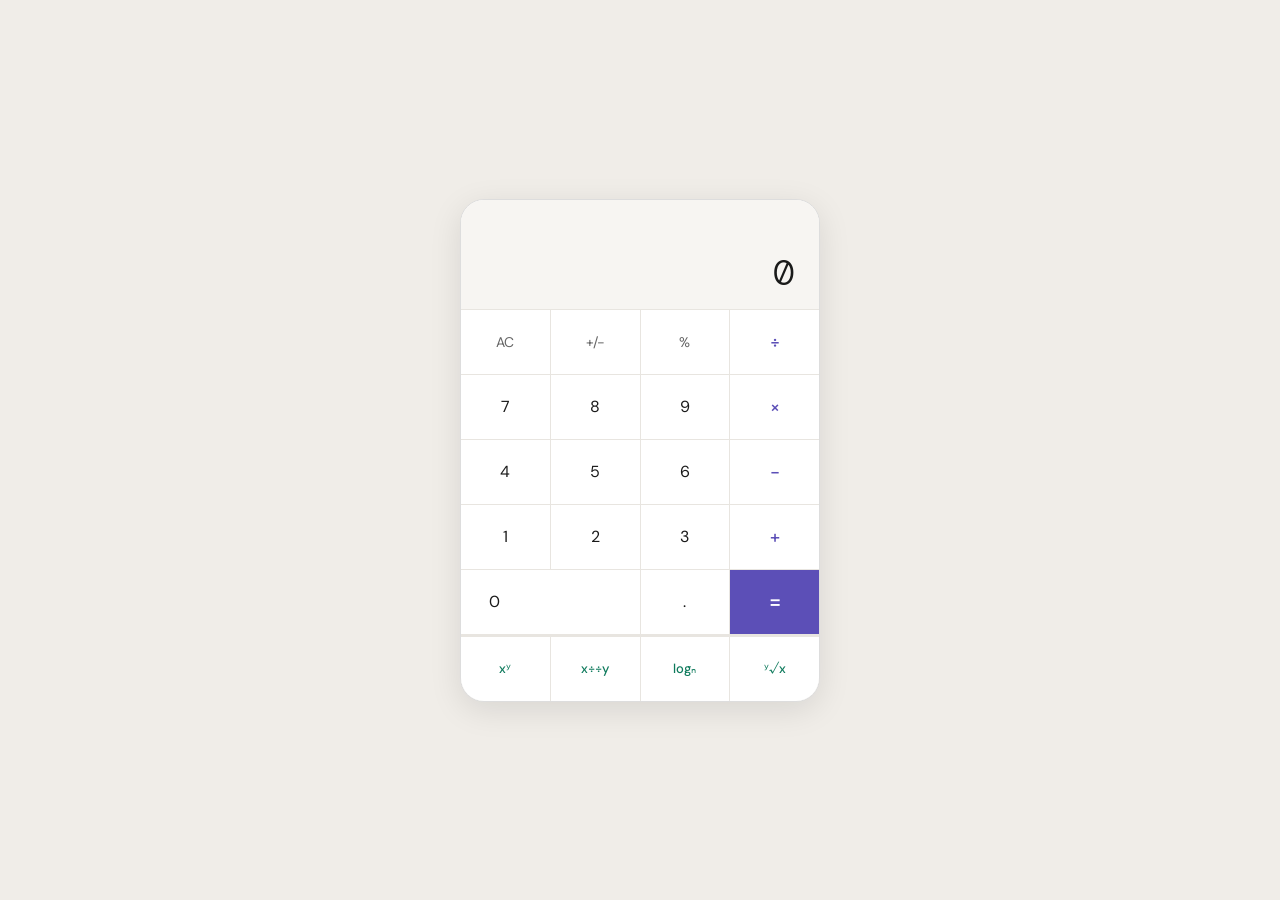
<file: index.html>
<!DOCTYPE html>
<html lang="pt-BR">
<head>
  <meta charset="UTF-8" />
  <meta name="viewport" content="width=device-width, initial-scale=1.0" />
  <title>Calculadora</title>
  <link href="https://fonts.googleapis.com/css2?family=DM+Mono:wght@300;400;500&family=DM+Sans:wght@300;400;500&display=swap" rel="stylesheet" />
  <link rel="stylesheet" href="style.css" />
</head>
<body>

  <div class="calc">

    <!-- Display -->
    <div class="display">
      <div class="expr"   id="expr"></div>
      <div class="result" id="result">0</div>
    </div>

    <!-- Teclado -->
    <div class="btns">

      <!-- Linha 1: funções básicas -->
      <button class="btn fn"  data-action="clear">AC</button>
      <button class="btn fn"  data-action="sign">+/−</button>
      <button class="btn fn"  data-action="percent">%</button>
      <button class="btn op"  data-action="op" data-val="÷">÷</button>

      <!-- Linhas 2–4: dígitos + operadores -->
      <button class="btn"     data-action="num" data-val="7">7</button>
      <button class="btn"     data-action="num" data-val="8">8</button>
      <button class="btn"     data-action="num" data-val="9">9</button>
      <button class="btn op"  data-action="op"  data-val="×">×</button>

      <button class="btn"     data-action="num" data-val="4">4</button>
      <button class="btn"     data-action="num" data-val="5">5</button>
      <button class="btn"     data-action="num" data-val="6">6</button>
      <button class="btn op"  data-action="op"  data-val="−">−</button>

      <button class="btn"     data-action="num" data-val="1">1</button>
      <button class="btn"     data-action="num" data-val="2">2</button>
      <button class="btn"     data-action="num" data-val="3">3</button>
      <button class="btn op"  data-action="op"  data-val="+">+</button>

      <button class="btn zero" data-action="num" data-val="0">0</button>
      <button class="btn"     data-action="dot">.</button>
      <button class="btn eq"  data-action="eq">=</button>

      <!-- Separador visual -->
      <div class="separator"></div>

      <!--
        Funções avançadas (todas binárias — precisam de dois operandos):
          xʸ   → potenciação:     base xʸ expoente     ex: 2 xʸ 8   = 256
          x÷÷y → divisão inteira: x ÷÷ y               ex: 7 x÷÷y 2 = 3
          logₙ → logaritmo:       argumento logₙ base  ex: 8 logₙ 2 = 3
          ʸ√x  → radiciação:      radicando ʸ√x índice ex: 8 ʸ√x 3  = 2
      -->
      <button class="btn adv" data-action="op" data-val="xʸ"   title="Potenciação">xʸ</button>
      <button class="btn adv" data-action="op" data-val="x%y" title="Divisão inteira">x÷÷y</button>
      <button class="btn adv" data-action="op" data-val="logₙ" title="Logaritmo base n">logₙ</button>
      <button class="btn adv" data-action="op" data-val="ʸ√x"  title="Radiciação">ʸ√x</button>

    </div>
  </div>

  <script src="script.js"></script>
</body>
</html>
</file>
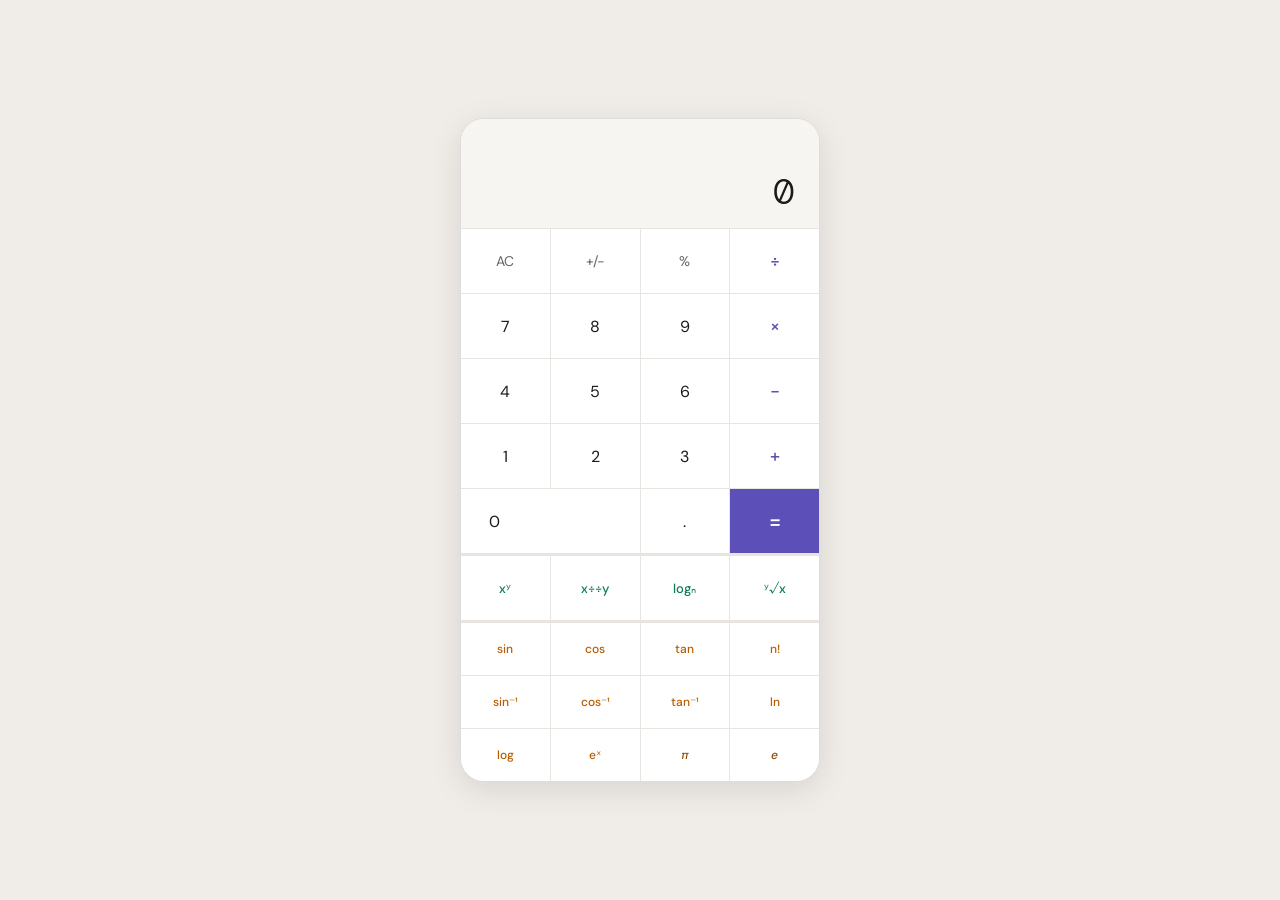
<file: científica/index(1).html>
<!DOCTYPE html>
<html lang="pt-BR">
<head>
  <meta charset="UTF-8" />
  <meta name="viewport" content="width=device-width, initial-scale=1.0" />
  <title>Calculadora Científica</title>
  <link href="https://fonts.googleapis.com/css2?family=DM+Mono:wght@300;400;500&family=DM+Sans:wght@300;400;500&display=swap" rel="stylesheet" />
  <link rel="stylesheet" href="style(2).css" />
</head>
<body>

  <div class="calc">

    <!-- Display -->
    <div class="display">
      <div class="expr"   id="expr"></div>
      <div class="result" id="result">0</div>
    </div>

    <!-- Teclado -->
    <div class="btns">

      <!-- Linha 1: funções básicas -->
      <button class="btn fn"  data-action="clear">AC</button>
      <button class="btn fn"  data-action="sign">+/−</button>
      <button class="btn fn"  data-action="percent">%</button>
      <button class="btn op"  data-action="op" data-val="÷">÷</button>

      <!-- Linhas 2–4: dígitos + operadores -->
      <button class="btn"     data-action="num" data-val="7">7</button>
      <button class="btn"     data-action="num" data-val="8">8</button>
      <button class="btn"     data-action="num" data-val="9">9</button>
      <button class="btn op"  data-action="op"  data-val="×">×</button>

      <button class="btn"     data-action="num" data-val="4">4</button>
      <button class="btn"     data-action="num" data-val="5">5</button>
      <button class="btn"     data-action="num" data-val="6">6</button>
      <button class="btn op"  data-action="op"  data-val="−">−</button>

      <button class="btn"     data-action="num" data-val="1">1</button>
      <button class="btn"     data-action="num" data-val="2">2</button>
      <button class="btn"     data-action="num" data-val="3">3</button>
      <button class="btn op"  data-action="op"  data-val="+">+</button>

      <button class="btn zero" data-action="num" data-val="0">0</button>
      <button class="btn"     data-action="dot">.</button>
      <button class="btn eq"  data-action="eq">=</button>

      <!-- Separador visual -->
      <div class="separator"></div>

      <!--
        Funções avançadas binárias (precisam de dois operandos):
          xʸ   → potenciação:     base xʸ expoente     ex: 2 xʸ 8   = 256
          x÷÷y → divisão inteira: x ÷÷ y               ex: 7 x÷÷y 2 = 3
          logₙ → logaritmo:       argumento logₙ base  ex: 8 logₙ 2 = 3
          ʸ√x  → radiciação:      radicando ʸ√x índice ex: 8 ʸ√x 3  = 2
      -->
      <button class="btn adv" data-action="op"    data-val="xʸ"   title="Potenciação">xʸ</button>
      <button class="btn adv" data-action="op"    data-val="x%y"  title="Divisão inteira">x÷÷y</button>
      <button class="btn adv" data-action="op"    data-val="logₙ" title="Logaritmo base n">logₙ</button>
      <button class="btn adv" data-action="op"    data-val="ʸ√x"  title="Radiciação">ʸ√x</button>

      <!-- Separador visual -->
      <div class="separator"></div>

      <!--
        Funções científicas unárias (operam sobre o número atual):

        TRIGONOMETRIA (entrada em graus):
          sin   → seno           ex: sin(30)  = 0.5
          cos   → cosseno        ex: cos(60)  = 0.5
          tan   → tangente       ex: tan(45)  = 1

        TRIGONOMETRIA INVERSA (resultado em graus):
          sin⁻¹ → arco-seno      ex: sin⁻¹(0.5) = 30
          cos⁻¹ → arco-cosseno   ex: cos⁻¹(0.5) = 60
          tan⁻¹ → arco-tangente  ex: tan⁻¹(1)   = 45

        OUTRAS:
          n!    → fatorial       ex: 5!  = 120
          ln    → log. natural   ex: ln(e) = 1
          log   → log. base 10   ex: log(100) = 2
          eˣ    → exponencial    ex: e^3 ≈ 20.09
      -->

      <!-- Linha trig direta -->
      <button class="btn sci" data-action="unary" data-val="sin"   title="Seno (graus)">sin</button>
      <button class="btn sci" data-action="unary" data-val="cos"   title="Cosseno (graus)">cos</button>
      <button class="btn sci" data-action="unary" data-val="tan"   title="Tangente (graus)">tan</button>
      <button class="btn sci" data-action="unary" data-val="fact"  title="Fatorial">n!</button>

      <!-- Linha trig inversa + logs -->
      <button class="btn sci" data-action="unary" data-val="asin"  title="Arco-seno (graus)">sin⁻¹</button>
      <button class="btn sci" data-action="unary" data-val="acos"  title="Arco-cosseno (graus)">cos⁻¹</button>
      <button class="btn sci" data-action="unary" data-val="atan"  title="Arco-tangente (graus)">tan⁻¹</button>
      <button class="btn sci" data-action="unary" data-val="ln"    title="Logaritmo natural">ln</button>

      <!-- Linha log10 + exp + constante π + constante e -->
      <button class="btn sci" data-action="unary" data-val="log10" title="Logaritmo base 10">log</button>
      <button class="btn sci" data-action="unary" data-val="exp"   title="e elevado a x">eˣ</button>
      <button class="btn sci const" data-action="const" data-val="pi"    title="Pi">π</button>
      <button class="btn sci const" data-action="const" data-val="e"     title="Número de Euler">e</button>

    </div>
  </div>

  <script src="script(1).js"></script>
</body>
</html>
</file>
<file: style.css>
/* ── Reset ── */
* {
  box-sizing: border-box;
  margin: 0;
  padding: 0;
}

/* ── Página ── */
body {
  min-height: 100vh;
  display: flex;
  align-items: center;
  justify-content: center;
  background: #f0ede8;
  font-family: 'DM Sans', sans-serif;
}

/* ── Corpo da calculadora ── */
.calc {
  width: 360px;
  background: #ffffff;
  border: 1px solid #ddd;
  border-radius: 24px;
  overflow: hidden;
  box-shadow: 0 8px 32px rgba(0, 0, 0, 0.1);
}

/* ── Display ── */
.display {
  padding: 1.5rem 1.5rem 1rem;
  background: #f7f5f2;
  border-bottom: 1px solid #e8e5e0;
  min-height: 110px;
  display: flex;
  flex-direction: column;
  justify-content: flex-end;
  gap: 4px;
}

/* Linha de expressão (operação em andamento) */
.expr {
  font-family: 'DM Mono', monospace;
  font-size: 13px;
  color: #aaa;
  min-height: 20px;
  word-break: break-all;
  text-align: right;
}

/* Número principal */
.result {
  font-family: 'DM Mono', monospace;
  font-size: 36px;
  font-weight: 300;
  color: #1a1a1a;
  text-align: right;
  word-break: break-all;
  line-height: 1.1;
  transition: font-size 0.1s;
}

/* Fonte menor para números longos */
.result.small {
  font-size: 22px;
}

/* ── Grade de botões ── */
.btns {
  display: grid;
  grid-template-columns: repeat(4, 1fr);
  gap: 1px;
  background: #e8e5e0;
}

/* ── Botão base ── */
.btn {
  font-family: 'DM Sans', sans-serif;
  font-size: 16px;
  font-weight: 400;
  padding: 0;
  height: 64px;
  border: none;
  cursor: pointer;
  display: flex;
  align-items: center;
  justify-content: center;
  background: #ffffff;
  color: #1a1a1a;
  transition: background 0.1s, transform 0.08s;
  user-select: none;
  -webkit-tap-highlight-color: transparent;
}

.btn:hover  { background: #f7f5f2; }
.btn:active { transform: scale(0.92); background: #eeebe6; }

/* ── Variações de botão ── */

/* AC, +/−, % */
.btn.fn {
  color: #666;
  font-size: 14px;
}

/* ÷ × − + */
.btn.op {
  color: #5C4FB7;
  font-weight: 500;
  font-size: 18px;
}
.btn.op:hover { background: #f3f1fd; }

/* Funções avançadas: xʸ  x÷÷y  logₙ  ʸ√x */
.btn.adv {
  color: #0e7a5c;
  font-weight: 500;
  font-size: 13px;
}
.btn.adv:hover { background: #edf8f4; }

/* = */
.btn.eq {
  background: #5C4FB7;
  color: #ffffff;
  font-size: 22px;
  font-weight: 500;
}
.btn.eq:hover  { background: #4e43a8; }
.btn.eq:active { background: #413890; transform: scale(0.92); }

/* Botão 0 — ocupa 2 colunas */
.btn.zero {
  grid-column: span 2;
  justify-content: flex-start;
  padding-left: 28px;
}

/* ── Separador entre seções ── */
.separator {
  grid-column: span 4;
  height: 1px;
  background: #e8e5e0;
}
</file>
<file: científica/style(2).css>
/* ── Reset ── */
* {
  box-sizing: border-box;
  margin: 0;
  padding: 0;
}

/* ── Página ── */
body {
  min-height: 100vh;
  display: flex;
  align-items: center;
  justify-content: center;
  background: #f0ede8;
  font-family: 'DM Sans', sans-serif;
}

/* ── Corpo da calculadora ── */
.calc {
  width: 360px;
  background: #ffffff;
  border: 1px solid #ddd;
  border-radius: 24px;
  overflow: hidden;
  box-shadow: 0 8px 32px rgba(0, 0, 0, 0.1);
}

/* ── Display ── */
.display {
  padding: 1.5rem 1.5rem 1rem;
  background: #f7f5f2;
  border-bottom: 1px solid #e8e5e0;
  min-height: 110px;
  display: flex;
  flex-direction: column;
  justify-content: flex-end;
  gap: 4px;
}

/* Linha de expressão (operação em andamento) */
.expr {
  font-family: 'DM Mono', monospace;
  font-size: 13px;
  color: #aaa;
  min-height: 20px;
  word-break: break-all;
  text-align: right;
}

/* Número principal */
.result {
  font-family: 'DM Mono', monospace;
  font-size: 36px;
  font-weight: 300;
  color: #1a1a1a;
  text-align: right;
  word-break: break-all;
  line-height: 1.1;
  transition: font-size 0.1s;
}

/* Fonte menor para números longos */
.result.small {
  font-size: 22px;
}

/* ── Grade de botões ── */
.btns {
  display: grid;
  grid-template-columns: repeat(4, 1fr);
  gap: 1px;
  background: #e8e5e0;
}

/* ── Botão base ── */
.btn {
  font-family: 'DM Sans', sans-serif;
  font-size: 16px;
  font-weight: 400;
  padding: 0;
  height: 64px;
  border: none;
  cursor: pointer;
  display: flex;
  align-items: center;
  justify-content: center;
  background: #ffffff;
  color: #1a1a1a;
  transition: background 0.1s, transform 0.08s;
  user-select: none;
  -webkit-tap-highlight-color: transparent;
}

.btn:hover  { background: #f7f5f2; }
.btn:active { transform: scale(0.92); background: #eeebe6; }

/* ── Variações de botão ── */

/* AC, +/−, % */
.btn.fn {
  color: #666;
  font-size: 14px;
}

/* ÷ × − + */
.btn.op {
  color: #5C4FB7;
  font-weight: 500;
  font-size: 18px;
}
.btn.op:hover { background: #f3f1fd; }

/* Funções avançadas binárias: xʸ  x÷÷y  logₙ  ʸ√x */
.btn.adv {
  color: #0e7a5c;
  font-weight: 500;
  font-size: 13px;
}
.btn.adv:hover { background: #edf8f4; }

/*
  Funções científicas unárias:
  sin, cos, tan, sin⁻¹, cos⁻¹, tan⁻¹, n!, ln, log, eˣ
  Constantes: π, e
*/
.btn.sci {
  color: #b85c00;
  font-weight: 500;
  font-size: 12px;
  height: 52px;        /* levemente menor que os botões normais */
}
.btn.sci:hover { background: #fff5ed; }
.btn.sci:active { transform: scale(0.92); background: #ffe8d2; }

/* Constantes π e e — destaque sutil diferente das funções */
.btn.sci.const {
  color: #8b4a00;
  font-style: italic;
}

/* = */
.btn.eq {
  background: #5C4FB7;
  color: #ffffff;
  font-size: 22px;
  font-weight: 500;
}
.btn.eq:hover  { background: #4e43a8; }
.btn.eq:active { background: #413890; transform: scale(0.92); }

/* Botão 0 — ocupa 2 colunas */
.btn.zero {
  grid-column: span 2;
  justify-content: flex-start;
  padding-left: 28px;
}

/* ── Separador entre seções ── */
.separator {
  grid-column: span 4;
  height: 1px;
  background: #e8e5e0;
}
</file>
